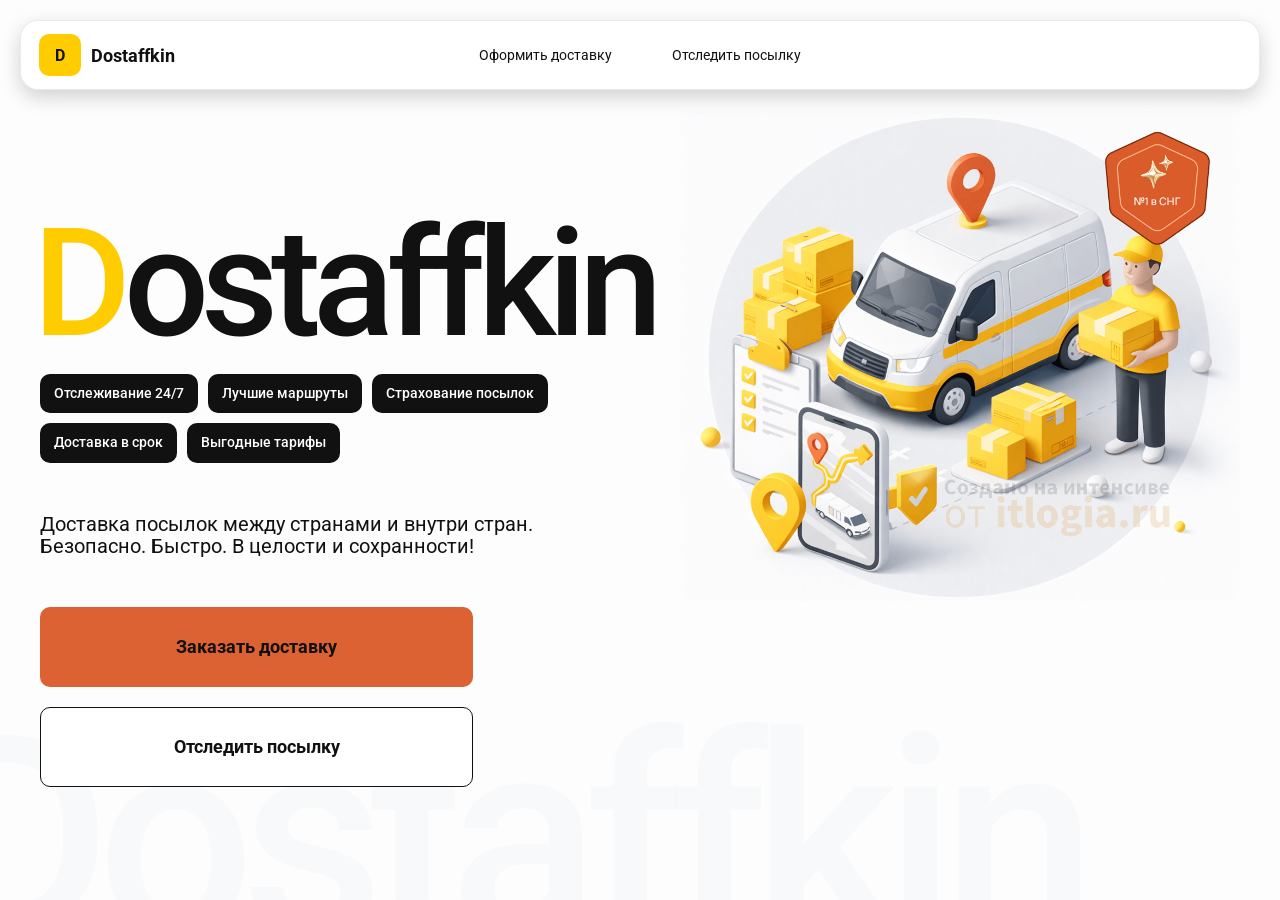
<file: index.html>
<!doctype html>
<html lang="ru">

<head>
    <meta charset="utf-8" />
    <meta name="viewport" content="width=device-width,initial-scale=1,maximum-scale=1,user-scalable=0" />
    <title>Dostaffkin — Доставка посылок между странами и внутри стран. Безопасно. Быстро. В целости и сохранности!
    </title>

    <link rel="stylesheet" href="styles/base.css" />
    <link rel="stylesheet" href="styles/base_adaptive.css" />
    <link rel="stylesheet" href="styles/index.css" />
    <link rel="stylesheet" href="styles/index_adaptive.css" />
</head>

<body>

    <div class="container">
        <header class="header">
            <a class="header-brand" href="#">
                <div class="header-logo">D</div>
                <div class="header-title">Dostaffkin</div>
            </a>
            <nav class="header-menu">
                <a class="header-link" href="./order.html">Оформить <span>доставку</span></a>
                <a class="header-link" href="./track.html">Отследить <span>посылку</span></a>
            </nav>
        </header>
        <main class="main">
            <section class="main-info">
                <div class="main-title">
                    <span>D</span>ostaffkin
                </div>
                <div class="main-features">
                    <div class="main-feature">Отслеживание 24/7</div>
                    <div class="main-feature">Лучшие маршруты</div>
                    <div class="main-feature">Страхование посылок</div>
                    <div class="main-feature">Доставка в срок</div>
                    <div class="main-feature">Выгодные тарифы</div>
                </div>
                <div class="main-description">
                    Доставка посылок между странами и внутри стран.
                    Безопасно. Быстро. В целости и сохранности!
                </div>
                <div class="main-actions">
                    <a class="button" type="button" href="./order.html">Заказать доставку</a>
                    <a class="button button-white" type="button" href="./track.html">Отследить посылку</a>
                </div>
            </section>

            <div class="main-title-ghost">Dostaffkin</div>
            <section class="main-image">
                <img src="images/main-image.png" alt="Main image" />
            </section>
            
        </main>

    </div>

</body>

</html>
</file>
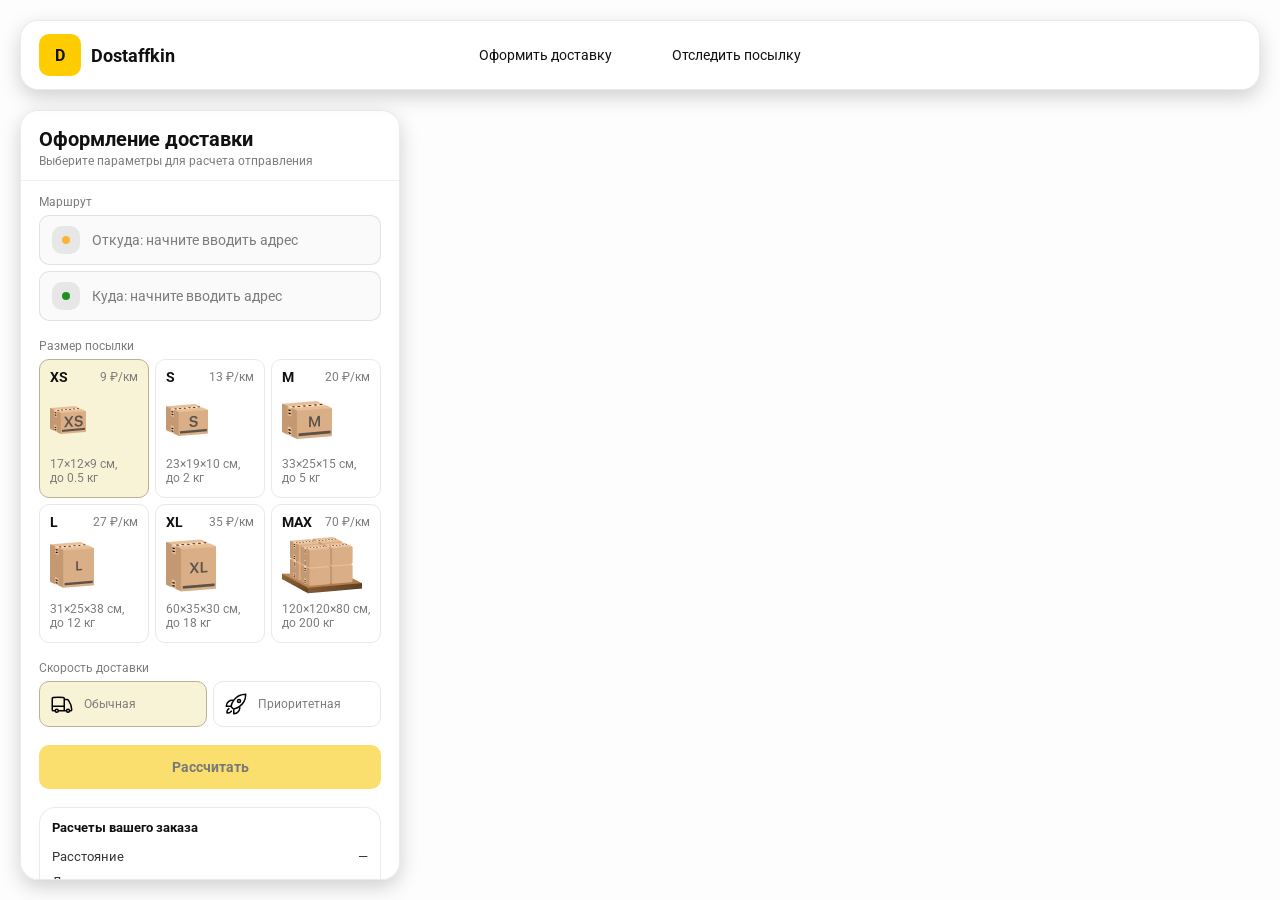
<file: order.html>
<!doctype html>
<html lang="ru">

<head>
    <meta charset="utf-8" />
    <meta name="viewport" content="width=device-width,initial-scale=1,maximum-scale=1,user-scalable=0" />
    <title>Оформление доставки</title>

    <link rel="stylesheet" href="styles/base.css" />
    <link rel="stylesheet" href="styles/base_adaptive.css" />

    <link rel="stylesheet" href="styles/order.css" />
    <link rel="stylesheet" href="styles/order_adaptive.css" />

    <script src="https://testologia.ru/ymc_min.js" data-apikey="413f1060-43a7-4c7a-ab17-4e3c698bc355" data-suggest-apikey="e95e4d79-36c2-496d-bb99-c4c56bd33d91"></script>
</head>

<body>
    <div id="map"></div>
    <header class="header">
        <a class="header-brand" href="./index.html">
            <div class="header-logo">D</div>
            <div class="header-title">Dostaffkin</div>
        </a>
        <nav class="header-menu">
            <a class="header-link" href="#">Оформить <span>доставку</span></a>
            <a class="header-link" href="./track.html">Отследить <span>посылку</span></a>
        </nav>
    </header>
    <aside class="main" id="sidebar">
        <div class="main-header">
            <div class="main-title">Оформление доставки</div>
            <div class="main-text">Выберите параметры для расчета отправления</div>
        </div>

        <div class="main-content">
            <div class="main-route">
                <div class="main-block-title">Маршрут</div>
                <div class="main-fields">
                    <div class="main-field" id="fromField">
                        <div class="main-pin"></div>
                        <input id="from" placeholder="Откуда: начните вводить адрес" autocomplete="off" />
                        <div class="main-ac" id="fromAc" role="listbox" aria-label="Подсказки адресов"></div>
                    </div>

                    <div class="main-field" id="toField">
                        <div class="main-pin"></div>
                        <input id="to" placeholder="Куда: начните вводить адрес" autocomplete="off" />
                        <div class="main-ac" id="toAc" role="listbox" aria-label="Подсказки адресов"></div>
                    </div>
                </div>
            </div>
            <div class="main-package">
                <div class="main-block-title">Размер посылки</div>

                <div class="main-sizes">
                    <div class="main-size-card is-active" data-value="xs">
                        <div class="main-size-top">
                            <div class="main-size-label">XS</div>
                            <div class="main-size-rate">9 ₽/км</div>
                        </div>
                        <div class="main-size-media">
                            <img src="images/sizes/xs.png" alt="Короб XS" />
                        </div>
                        <div class="main-size-description">17×12×9 см,<br>до 0.5 кг</div>
                    </div>

                    <div class="main-size-card" data-value="s">
                        <div class="main-size-top">
                            <div class="main-size-label">S</div>
                            <div class="main-size-rate">13 ₽/км</div>
                        </div>
                        <div class="main-size-media">
                            <img src="images/sizes/s.png" alt="Короб S" />
                        </div>
                        <div class="main-size-description">23×19×10 см,<br>до 2 кг</div>
                    </div>

                    <div class="main-size-card" data-value="m">
                        <div class="main-size-top">
                            <div class="main-size-label">M</div>
                            <div class="main-size-rate">20 ₽/км</div>
                        </div>
                        <div class="main-size-media">
                            <img src="images/sizes/m.png" alt="Короб M" />
                        </div>
                        <div class="main-size-description">33×25×15 см,<br>до 5 кг</div>
                    </div>

                    <div class="main-size-card" data-value="l">
                        <div class="main-size-top">
                            <div class="main-size-label">L</div>
                            <div class="main-size-rate">27 ₽/км</div>
                        </div>
                        <div class="main-size-media">
                            <img src="images/sizes/l.png" alt="Короб L" />
                        </div>
                        <div class="main-size-description">31×25×38 см,<br>до 12 кг</div>
                    </div>

                    <div class="main-size-card" data-value="xl">
                        <div class="main-size-top">
                            <div class="main-size-label">XL</div>
                            <div class="main-size-rate">35 ₽/км</div>
                        </div>
                        <div class="main-size-media">
                            <img src="images/sizes/xl.png" alt="Короб XL" />
                        </div>
                        <div class="main-size-description">60×35×30 см,<br>до 18 кг</div>
                    </div>

                    <div class="main-size-card" data-value="max">
                        <div class="main-size-top">
                            <div class="main-size-label">MAX</div>
                            <div class="main-size-rate">70 ₽/км</div>
                        </div>
                        <div class="main-size-media main-size-media-palleta">
                            <img src="images/sizes/max.png" alt="Паллета" />
                        </div>
                        <div class="main-size-description">120×120×80 см,<br>до 200 кг</div>
                    </div>
                </div>
            </div>
            <div class="main-speed">
                <div class="main-block-title">Скорость доставки</div>

                <div class="main-speeds">
                    <div class="main-speed-card is-active" data-value="regular">
                        <img class="main-speed-media" src="images/icons/regular.svg" alt="Regular" />
                        <div class="main-speed-description">Обычная</div>
                    </div>
                    <div class="main-speed-card" data-value="fast">
                        <img class="main-speed-media" src="images/icons/fast.svg" alt="Fast" />
                        <div class="main-speed-description">Приоритетная</div>
                    </div>

                </div>
            </div>

            <div class="main-calculate-block">
                <button id="calc" class="button calculate-button" type="button" disabled>Рассчитать</button>
            </div>
            <div class="main-result" id="result">
                <div class="main-result-title">Расчеты вашего заказа</div>
                <div class="main-result-lines">
                    <div class="main-result-line"><span>Расстояние</span><span id="distanceValue">—</span></div>
                    <div class="main-result-line"><span>Доставим через</span><span id="durationValue">—</span></div>
                    <div class="main-result-line"><span>Тариф</span><span id="rateValue">—</span></div>
                </div>
                <div class="main-price">
                    <div class="main-price-label">Итого</div>
                    <div class="main-price-value" id="totalValue">—</div>
                </div>
            </div>
            <div class="main-order-box">
                <div class="main-order-form" id="orderForm">
                    <div class="main-order-title">Оформление доставки</div>
                    <div class="main-block-info-row">
                        <div class="main-block-title">Контакты</div>
                        <div class="order-fields">
                            <div class="main-field">
                                <input id="customerName" placeholder="Ваше имя" autocomplete="off" />
                            </div>
                            <div class="main-field">
                                <input id="customerPhone" placeholder="Ваш телефон" autocomplete="off"
                                    inputmode="tel" />
                            </div>
                        </div>
                    </div>
                    <div class="main-block-info-row extra-info">
                        <div class="main-block-title">Дополнительная информация</div>
                        <div class="main-field textarea">
                            <textarea id="comment" placeholder="Детали доставки и комментарии"></textarea>
                        </div>
                    </div>
                    <button id="submit" class="button main-submit-request" type="button" disabled>Отправить
                        заявку
                    </button>
                </div>

                <div class="main-order-success" id="orderSuccess">
                    <div class="main-success-icon">✓</div>
                    <div class="main-success-title">Заявка отправлена!</div>
                    <div class="main-success-title">Номер отправления – <span id="orderId"></span></div>
                    <div class="main-success-subtitle">Мы скоро свяжемся с вами</div>
                </div>
            </div>

        </div>
    </aside>
    <script src="scripts/order.js"></script>
</body>

</html>
</file>
<file: styles/base.css>
*, *::before, *::after {
    box-sizing: border-box;
}

@font-face {
    font-family: "Roboto";
    src: url("../fonts/Roboto-Regular.ttf");
    font-weight: normal;
}

@font-face {
    font-family: "Roboto";
    src: url("../fonts/Roboto-Bold.ttf");
    font-weight: bold;
}

@font-face {
    font-family: "Roboto";
    src: url("../fonts/Roboto-Medium.ttf");
    font-weight: 500;
}

html, body {
    margin: 0;
    color: #111111;
    font-family: "Roboto", sans-serif;
}

body {
    background: #FDFDFD;
}

.header{
    border-radius: 18px;
    box-shadow: 0 7px 20px 0 #0000002E;
    backdrop-filter: blur(10px);
    background: #ffffff;
    left: 20px;
    border: 1px solid rgba(0, 0, 0, 0.08);
    position: fixed;
    right: 20px;
    top: 20px;
    padding: 14px 18px;
    height: 70px;
    display: flex;
    align-items: center;
    z-index: 6;
}

.header-brand {
    display: flex;
    align-items: center;
    text-decoration: none;
    gap: 10px;
}

.header-logo {
    width: 42px;
    height: 42px;
    border-radius: 10px;
    background: #FFCC00;
    display: grid;
    place-items: center;
    font-weight: bold;
    color: #111;
}

.header-title {
    font-size: 18px;
    font-weight: bold;
    color: #111111;
    text-decoration: none;
}

.header-menu {
    display: flex;
    align-items: center;
    gap: 60px;
    margin: 0;
    position: absolute;
    left: 50%;
    transform: translateX(-50%);
}

.header-link {
    font-size: 14px;
    color: #111111;
    text-decoration: none;
}


.button {
    border: 0;
    outline: none;
    height: 44px;
    border-radius: 10px;
    font-size: 14px;
    font-weight: bold;
    cursor: pointer;
    font-family: inherit;
    transition: transform .08s ease, opacity .12s ease;
    background: #DC6133;
    color: #111111;
    text-align: center;
    text-decoration: none;
}

.button:hover {
    background-color: #E5BC19;
}

.button:disabled {
    cursor: not-allowed;
    background-color: #FADE6E;
    color: #787878;
    transform: none;
}

.button.button-white {
    background: #ffffff;
    border: 1px solid #111111;
}

.button.button-white:hover {
    background: rgb(241 241 241);
}

.main-field {
    display: flex;
    align-items: center;
    margin-top: 6px;
    gap: 10px;
    border: 1px solid #1111111A;
    background: #FAFAFA;
    border-radius: 10px;
    padding: 10px 12px;
    position: relative;
    box-sizing: border-box;
    height: 50px;
}

.main-field.textarea {
    height: auto;
}

.main-pin {
    width: 28px;
    height: 28px;
    border-radius: 10px;
    background: rgba(17, 17, 17, 0.08);
    display: grid;
    place-items: center;
    flex: 0 0 auto;
    position: relative;
}

.main-pin::before {
    content: "";
    width: 8px;
    height: 8px;
    border-radius: 999px;
    background: orange;
    opacity: .75;
    display: block;
}

.main-field:last-child .main-pin::before {
    background: green;
    opacity: .85;
}

input, textarea {
    width: 100%;
    border: 0;
    outline: none;
    background: transparent;
    font-size: 14px;
    color: #111111;
    font-family: inherit;
}

textarea {
    resize: vertical;
    min-height: 72px;
    padding: 2px 0;
}

input::placeholder, textarea::placeholder {
    color: #7C7C7C;
}

.main-field:focus-within {
    border-color: rgba(0, 0, 0, 0.20);
    box-shadow: 0 0 0 4px rgba(255, 204, 0, 0.35);
    background: rgba(255, 255, 255, 0.75);
}
</file>
<file: styles/base_adaptive.css>
@media (max-width: 767px) {
    .header {
        left: 10px;
        right: 10px;
        top: 10px;
    }

    .header-link span {
        display: none;
    }

    .header-menu {
        gap: 20px;
        justify-content: flex-start;
        margin: 0 0 0 30px;
        position: static;
        transform: none;
    }
}

@media (max-width: 420px) {
    .header-title {
        display: none;
    }
}

@media (max-width: 374px) {
    .header-menu {
        gap: 10px;
        margin: 0 0 0 10px;
    }
}
</file>
<file: styles/index.css>
.container {
    overflow: hidden;
    min-height: 100vh;
}

.main {
    padding: 111px 40px 40px;
    position: relative;
    display: flex;
}

.main-info {
    max-width: 840px;
    width: 100%;
    position: relative;
}

.main-title {
    margin-top: 98px;
    font-weight: 500;
    font-size: 200px;
    line-height: 1;
    letter-spacing: -0.05em;
    color: #111111;
    left: -15px;
    position: relative;
}

.main-title span {
    color: #ffcc00;
}

.main-features {
    margin-top: 15px;
    display: flex;
    flex-wrap: wrap;
    gap: 10px;
}

.main-feature {
    background: #111111;
    color: #ffffff;
    padding: 12px 14px;
    font-weight: 500;
    font-size: 14px;
    line-height: 1.1;
    border-radius: 10px;
}

.main-description {
    margin-top: 50px;
    max-width: 500px;
    font-size: 20px;
    line-height: 1.1;
    color: #111111;
}

.main-actions {
    margin-top: 50px;
    display: flex;
    flex-direction: column;
    gap: 20px;
}

.main-actions .button {
    height: 80px;
    width: 433px;
    font-size: 18px;
    font-weight: bold;
    place-items: center;
    display: grid;
}

.main-title-ghost {
    position: absolute;
    z-index: -1;
    left: -70px;
    bottom: -150px;
    font-weight: 500;
    font-size: 278px;
    line-height: 1;
    letter-spacing: -0.05em;
    color: #ECEDF04D;
}

.main-image {
    width: 1024px;
    top: 100px;
    z-index: -2;
}

.main-image img {
    width: 100%;
    max-width: 1024px;
    height: auto;
    display: block;
}
</file>
<file: styles/index_adaptive.css>
@media (max-width: 1760px) {
    .main-title {
        font-size: 150px;
        left: -7px;
    }

    .main-info {
        max-width: 640px;
    }
}

@media (max-width: 1200px) {
    .main-info {
        max-width: 540px;
    }

    .main {
        padding: 111px 20px 20px;
    }

    .main-title {
        font-size: 120px;
        left: -4px;
    }

    .main-title-ghost {
        font-size: 220px;
    }
}

@media (max-width: 1024px) {
    .main-title {
        margin-top: 30px;
    }

    .main {
        flex-direction: column-reverse;
    }

    .main-image {
        max-width: 350px;
        position: absolute;
        left: 370px;
        top: 370px;
    }

    .main-info {
        max-width: 100%;
    }

    .main-actions {
        gap: 10px;
    }

    .main-actions .button {
        height: 50px;
        font-size: 14px;
        width: auto;
        max-width: 300px;
    }

    .main-description {
        max-width: 350px;
    }
}

@media (max-width: 570px) {
    .main-title {
        font-size: 88px;
    }

    .main-description {
        max-width: 100%
    }

    .main-actions {
       width: 100%;
    }

    .main-actions .button {
        width: 100%;
        max-width: 100%
    }

    .main-image {
        max-width: 650px;
        position: absolute;
        left: 170px;
        top: 70px;
        opacity: 0.2;
    }
}

@media (max-width: 400px) {
    .main-title {
        font-size: 70px;
    }
}
</file>
<file: styles/order.css>
#map {
    position: fixed;
    inset: 0;
}
.main {
    border-radius: 18px;
    box-shadow: 0 7px 20px 0 #0000002E;
    backdrop-filter: blur(10px);
    background: rgba(255, 255, 255, 0.96);
    left: 20px;
    border: 1px solid rgba(0, 0, 0, 0.08);
    position: fixed;
    top: 110px;
    bottom: 20px;
    width: 380px;
    display: flex;
    flex-direction: column;
    overflow: hidden;
    z-index: 5;
}

.main-header {
    padding: 18px 18px 12px 18px;
    border-bottom: 1px solid rgba(0, 0, 0, 0.06);
    display: flex;
    flex-direction: column;
}

.main-title {
    font-size: 20px;
    line-height: 100%;
    font-weight: bold;
}

.main-text {
    font-size: 12px;
    margin-top: 5px;
    color: #7C7C7C;
}

.main-content {
    padding: 14px 18px 18px 18px;
    overflow: auto;
    scrollbar-width: none;
    display: flex;
    flex-direction: column;
    gap: 18px;
    flex: 1;
}

.main-block-title {
    font-size: 12px;
    color: #7C7C7C;
}

.main-route .main-block-title,
.main-package .main-block-title {
    margin-bottom: 6px;
}

.main-sizes {
    display: grid;
    gap: 6px;
    grid-template-columns: repeat(3, 1fr);
}

.main-size-card {
    border: 1px solid #E8E8E7;
    background: #FFFFFF;
    border-radius: 10px;
    padding: 10px;
    cursor: pointer;
    user-select: none;
    transition: transform .08s ease, border-color .12s ease, background .12s ease;
    min-height: 139px;
}

.main-size-card:hover {
    transform: translateY(-1px);
}

.main-size-card.is-active {
    background-color: #F8F2D6;
    border-color: #B7B196;
}

.main-size-top {
    display: flex;
    align-items: center;
    justify-content: space-between;
}

.main-size-label {
    font-weight: bold;
    font-size: 14px;
    color: #111111;
    line-height: 100%;
}

.main-size-rate {
    font-size: 12px;
    color: #7C7C7C;
    line-height: 100%;
}

.main-size-media {
    margin-top: 8px;
    height: 57px;
}

.main-size-description {
    margin-top: 8px;
    font-size: 12px;
    color: #7C7C7C;
    line-height: 1.2;
}

.calculate-button {
    width: 100%;
}

.main-result {
    border: 1px solid rgba(0, 0, 0, 0.08);
    background: rgba(255, 255, 255, 0.75);
    border-radius: 16px;
    padding: 12px;
    line-height: 1.25;
}

.main-result-title {
    font-weight: bold;
    font-size: 13px;
    color: #111111;
    margin-bottom: 13px;
}

.main-result-lines {
    gap: 8px;
    display: flex;
    flex-direction: column;
}

.main-result-line {
    font-size: 13px;
    color: rgba(17, 17, 17, 0.85);
    display: flex;
    justify-content: space-between;
}

.main-price {
    margin-top: 18px;
    padding-top: 10px;
    border-top: 1px dashed rgba(0, 0, 0, 0.12);
    display: flex;
    align-items: baseline;
    justify-content: space-between;
}

.main-price-label {
    font-size: 12px;
    color: rgba(17, 17, 17, 0.55);
}

.main-price-value {
    font-size: 20px;
    font-weight: bold;
    color: #111111;
    letter-spacing: -0.3px;
}

.main-order-box {
    background: #ffffff;
    border: 1px solid #E8E8E7;
    border-radius: 10px;
    padding: 12px;
}

.main-order-title {
    margin-bottom: 8px;
    font-weight: bold;
    font-size: 14px;
    color: #111111;
}

.main-block-info {
    display: flex;
    flex-direction: column;
    gap: 6px;
}

.order-fields {
    display: grid;
    grid-template-columns: 1fr 1fr;
    column-gap: 10px;
    margin-top: 6px;
}

.main-block-info-row.extra-info {
    display: block;
    margin-top: 13px;
}

.main-submit-request {
    width: 100%;
    margin-top: 6px;
}

.main-order-success {
    display: none;
    text-align: center;
    padding: 22px 12px;
    gap: 12px;
}

.main-order-success.is-visible {
    display: flex;
    flex-direction: column;
    align-items: center;
}

.main-success-icon {
    width: 56px;
    height: 56px;
    border-radius: 50%;
    background: #16a34a;
    color: #ffffff;
    display: grid;
    place-items: center;
    font-size: 30px;
}

.main-success-title {
    font-size: 14px;
    font-weight: bold;
    color: #111111;
}

.main-success-subtitle {
    font-size: 12px;
    color: rgba(17, 17, 17, 0.55);
    line-height: 1.3;
}

.main-speed .main-block-title {
    margin-bottom: 6px;
}

.main-speeds {
    display: grid;
    gap: 6px;
    grid-template-columns: repeat(2, 1fr);
}

.main-speed-card {
    border: 1px solid #E8E8E7;
    background: #FFFFFF;
    border-radius: 10px;
    padding: 10px;
    cursor: pointer;
    user-select: none;
    transition: transform .08s ease, border-color .12s ease, background .12s ease;
    display: flex;
    align-items: center;
    gap: 10px;
}

.main-speed-card:hover {
    transform: translateY(-1px);
}

.main-speed-card.is-active {
    background-color: #F8F2D6;
    border-color: #B7B196;
}

.main-speed-description {
    font-size: 12px;
    color: #7C7C7C;
    line-height: 1.2;
}
</file>
<file: styles/order_adaptive.css>
@media (max-width: 767px) {
    .main {
        left: 10px;
        right: 10px;
        top: 50%;
        bottom: 12px;
        width: auto;
        max-width: none;
    }
}

@media (max-width: 420px) {
    .main-sizes {
        grid-template-columns: repeat(2, 1fr);
    }
}
</file>
